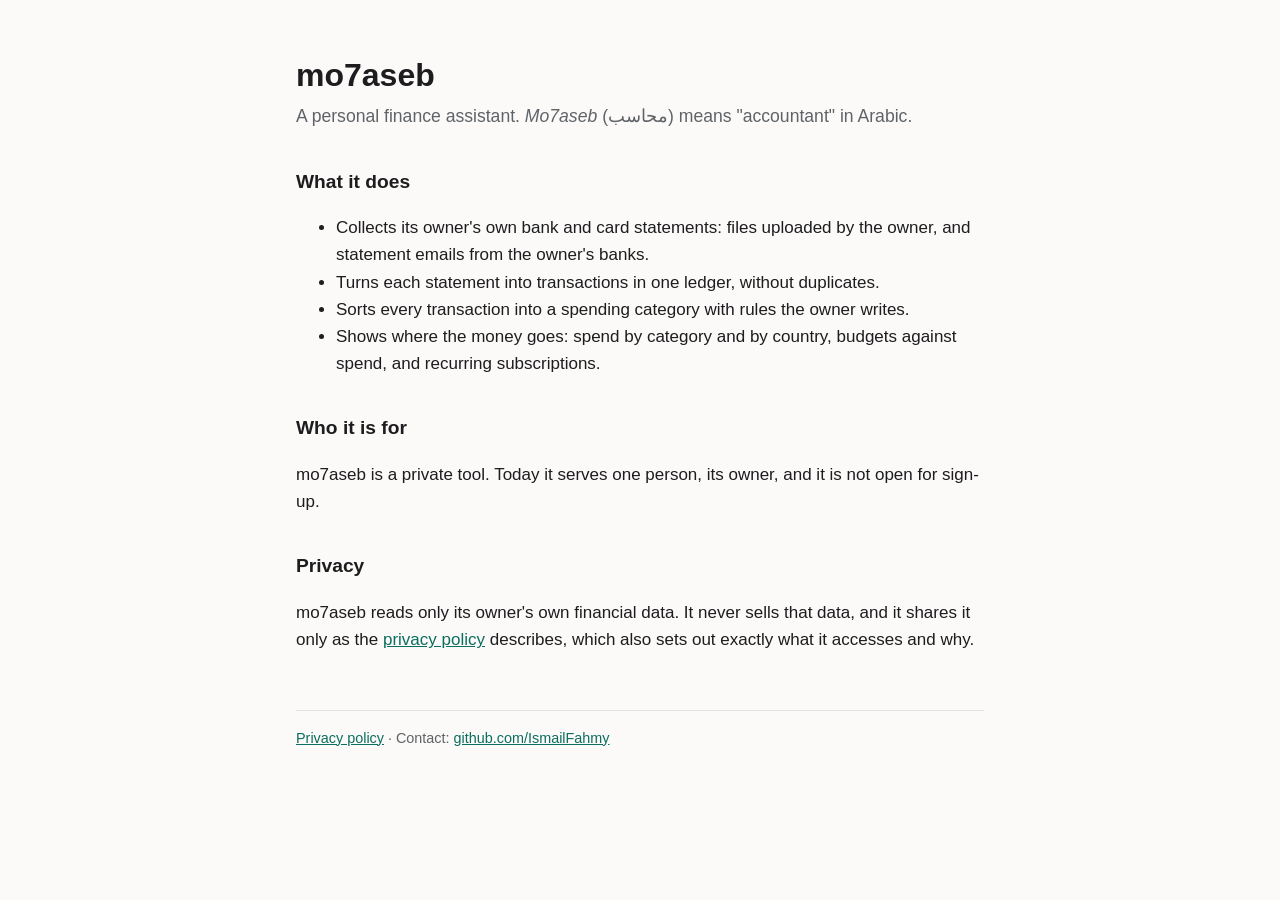
<file: index.html>
<!doctype html>
<html lang="en">
<head>
<meta charset="utf-8">
<meta name="viewport" content="width=device-width, initial-scale=1">
<title>mo7aseb</title>
<meta name="description" content="mo7aseb is a personal finance assistant: it turns one person's bank statements into a categorized ledger, budgets and spending reports.">
<link rel="stylesheet" href="/style.css">
</head>
<body>
<main>
  <h1>mo7aseb</h1>
  <p class="lead">A personal finance assistant. <em>Mo7aseb</em> (محاسب) means "accountant" in Arabic.</p>

  <h2>What it does</h2>
  <ul>
    <li>Collects its owner's own bank and card statements: files uploaded by the owner, and statement emails from the owner's banks.</li>
    <li>Turns each statement into transactions in one ledger, without duplicates.</li>
    <li>Sorts every transaction into a spending category with rules the owner writes.</li>
    <li>Shows where the money goes: spend by category and by country, budgets against spend, and recurring subscriptions.</li>
  </ul>

  <h2>Who it is for</h2>
  <p>mo7aseb is a private tool. Today it serves one person, its owner, and it is not open for sign-up.</p>

  <h2>Privacy</h2>
  <p>mo7aseb reads only its owner's own financial data. It never sells that data, and it shares it only as the <a href="/privacy.html">privacy policy</a> describes, which also sets out exactly what it accesses and why.</p>

  <footer>
    <a href="/privacy.html">Privacy policy</a> · Contact: <a href="https://github.com/IsmailFahmy">github.com/IsmailFahmy</a>
  </footer>
</main>
</body>
</html>
</file>
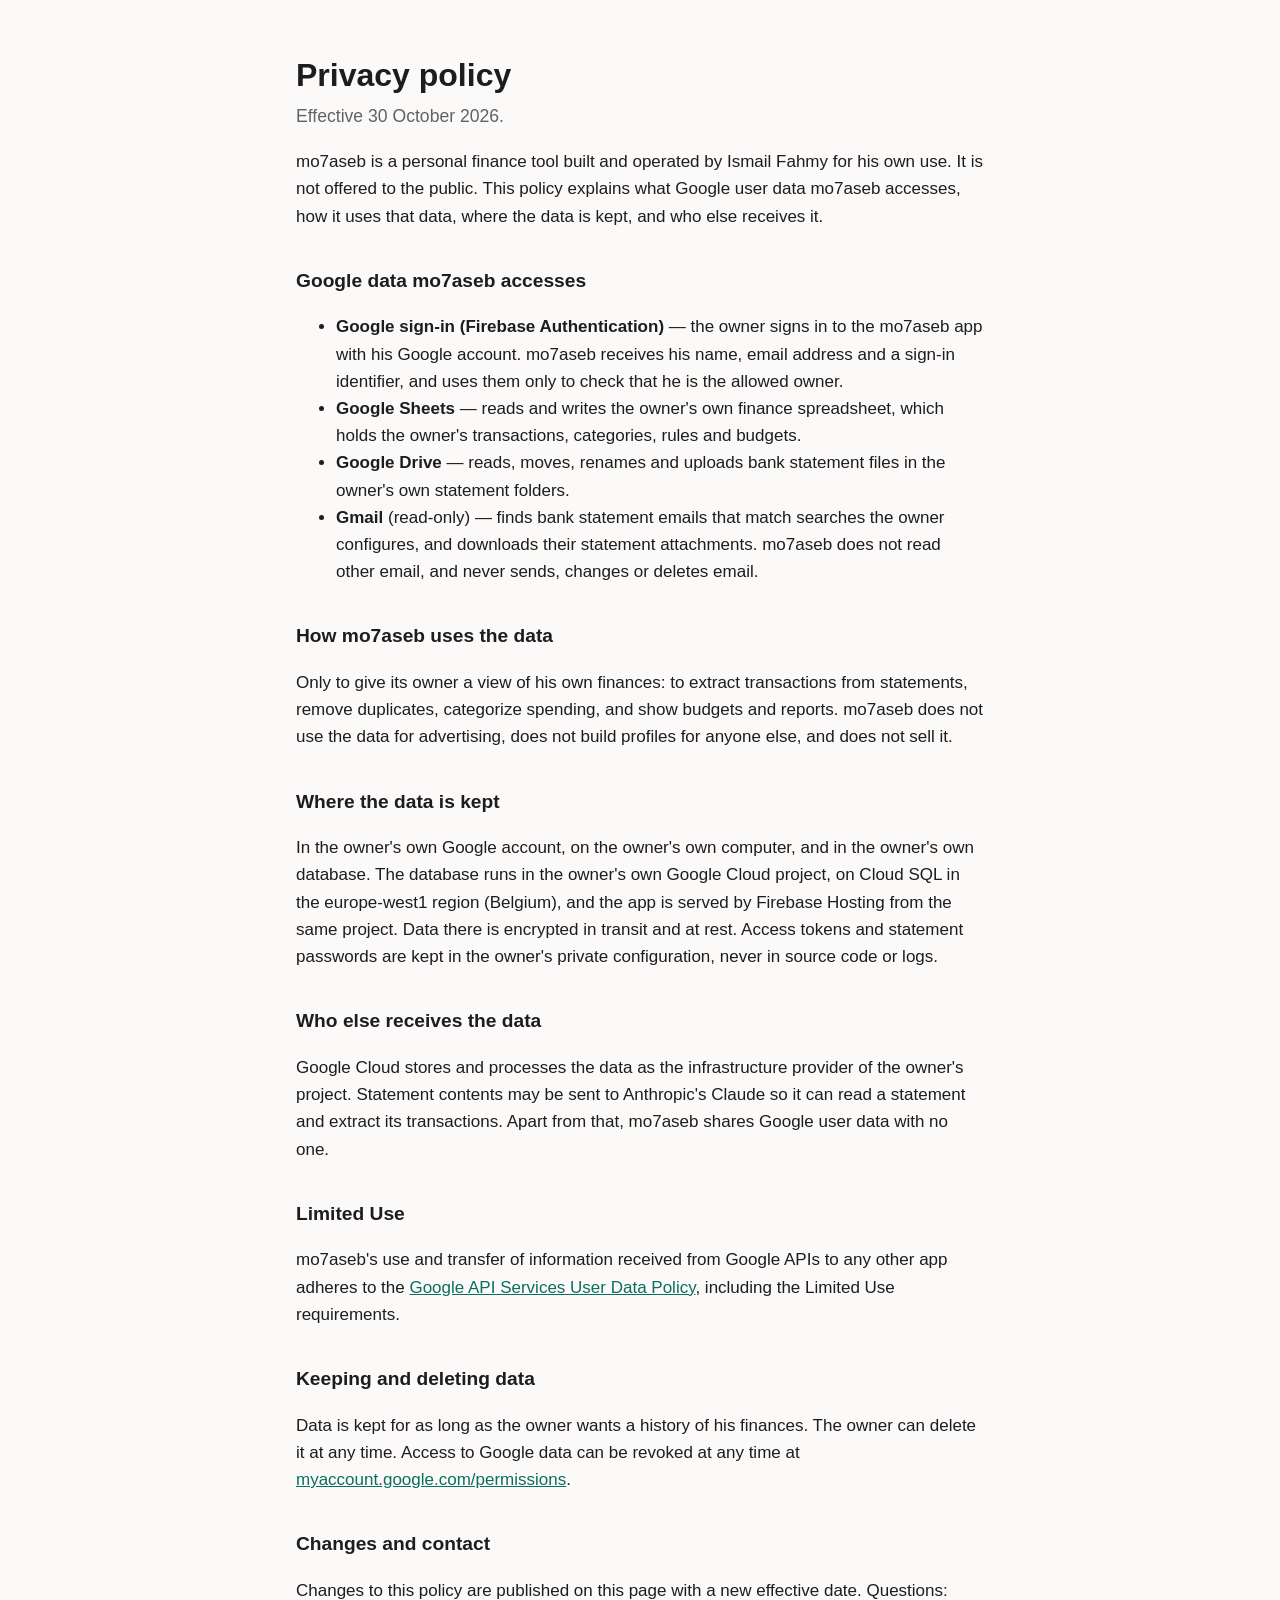
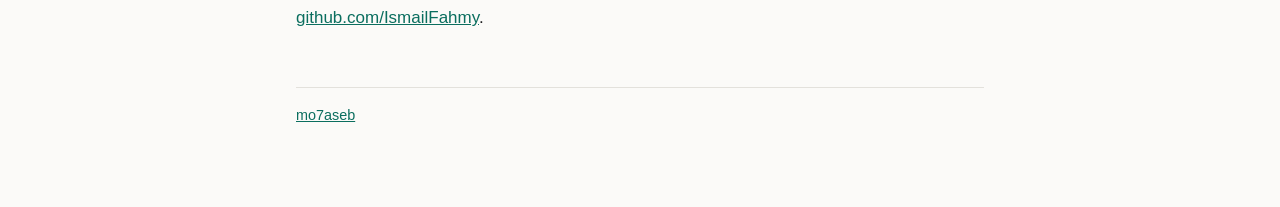
<file: privacy.html>
<!doctype html>
<html lang="en">
<head>
<meta charset="utf-8">
<meta name="viewport" content="width=device-width, initial-scale=1">
<title>Privacy policy · mo7aseb</title>
<meta name="description" content="How mo7aseb accesses, uses, stores and shares Google user data.">
<link rel="stylesheet" href="/style.css">
</head>
<body>
<main>
  <h1>Privacy policy</h1>
  <p class="lead">Effective 30 October 2026.</p>

  <p>mo7aseb is a personal finance tool built and operated by Ismail Fahmy for his own use. It is not offered to the public. This policy explains what Google user data mo7aseb accesses, how it uses that data, where the data is kept, and who else receives it.</p>

  <h2>Google data mo7aseb accesses</h2>
  <ul>
    <li><strong>Google sign-in (Firebase Authentication)</strong> — the owner signs in to the mo7aseb app with his Google account. mo7aseb receives his name, email address and a sign-in identifier, and uses them only to check that he is the allowed owner.</li>
    <li><strong>Google Sheets</strong> — reads and writes the owner's own finance spreadsheet, which holds the owner's transactions, categories, rules and budgets.</li>
    <li><strong>Google Drive</strong> — reads, moves, renames and uploads bank statement files in the owner's own statement folders.</li>
    <li><strong>Gmail</strong> (read-only) — finds bank statement emails that match searches the owner configures, and downloads their statement attachments. mo7aseb does not read other email, and never sends, changes or deletes email.</li>
  </ul>

  <h2>How mo7aseb uses the data</h2>
  <p>Only to give its owner a view of his own finances: to extract transactions from statements, remove duplicates, categorize spending, and show budgets and reports. mo7aseb does not use the data for advertising, does not build profiles for anyone else, and does not sell it.</p>

  <h2>Where the data is kept</h2>
  <p>In the owner's own Google account, on the owner's own computer, and in the owner's own database. The database runs in the owner's own Google Cloud project, on Cloud SQL in the europe-west1 region (Belgium), and the app is served by Firebase Hosting from the same project. Data there is encrypted in transit and at rest. Access tokens and statement passwords are kept in the owner's private configuration, never in source code or logs.</p>

  <h2>Who else receives the data</h2>
  <p>Google Cloud stores and processes the data as the infrastructure provider of the owner's project. Statement contents may be sent to Anthropic's Claude so it can read a statement and extract its transactions. Apart from that, mo7aseb shares Google user data with no one.</p>

  <h2>Limited Use</h2>
  <p>mo7aseb's use and transfer of information received from Google APIs to any other app adheres to the <a href="https://developers.google.com/terms/api-services-user-data-policy">Google API Services User Data Policy</a>, including the Limited Use requirements.</p>

  <h2>Keeping and deleting data</h2>
  <p>Data is kept for as long as the owner wants a history of his finances. The owner can delete it at any time. Access to Google data can be revoked at any time at <a href="https://myaccount.google.com/permissions">myaccount.google.com/permissions</a>.</p>

  <h2>Changes and contact</h2>
  <p>Changes to this policy are published on this page with a new effective date. Questions: <a href="https://github.com/IsmailFahmy">github.com/IsmailFahmy</a>.</p>

  <footer><a href="/">mo7aseb</a></footer>
</main>
</body>
</html>
</file>
<file: style.css>
:root {
  --bg: #fbfaf8; --text: #1d1d1f; --muted: #5f6368; --border: #e3e1dc; --accent: #0b6e5f;
}
@media (prefers-color-scheme: dark) {
  :root { --bg: #121316; --text: #e8e6e3; --muted: #9aa0a6; --border: #2c2f35; --accent: #4fc3ad; }
}
* { box-sizing: border-box; }
body {
  margin: 0; background: var(--bg); color: var(--text);
  font: 17px/1.6 -apple-system, BlinkMacSystemFont, "Segoe UI", Roboto, "Helvetica Neue", Arial, sans-serif;
}
main { max-width: 720px; margin: 0 auto; padding: 56px 16px 80px; }
h1 { font-size: 2rem; line-height: 1.2; margin: 0 0 8px; }
h2 { font-size: 1.2rem; margin: 36px 0 8px; }
p, li { overflow-wrap: anywhere; }
.lead { color: var(--muted); font-size: 1.1rem; margin-top: 0; }
a { color: var(--accent); }
footer { margin-top: 56px; padding-top: 16px; border-top: 1px solid var(--border); color: var(--muted); font-size: 0.9rem; }
</file>
